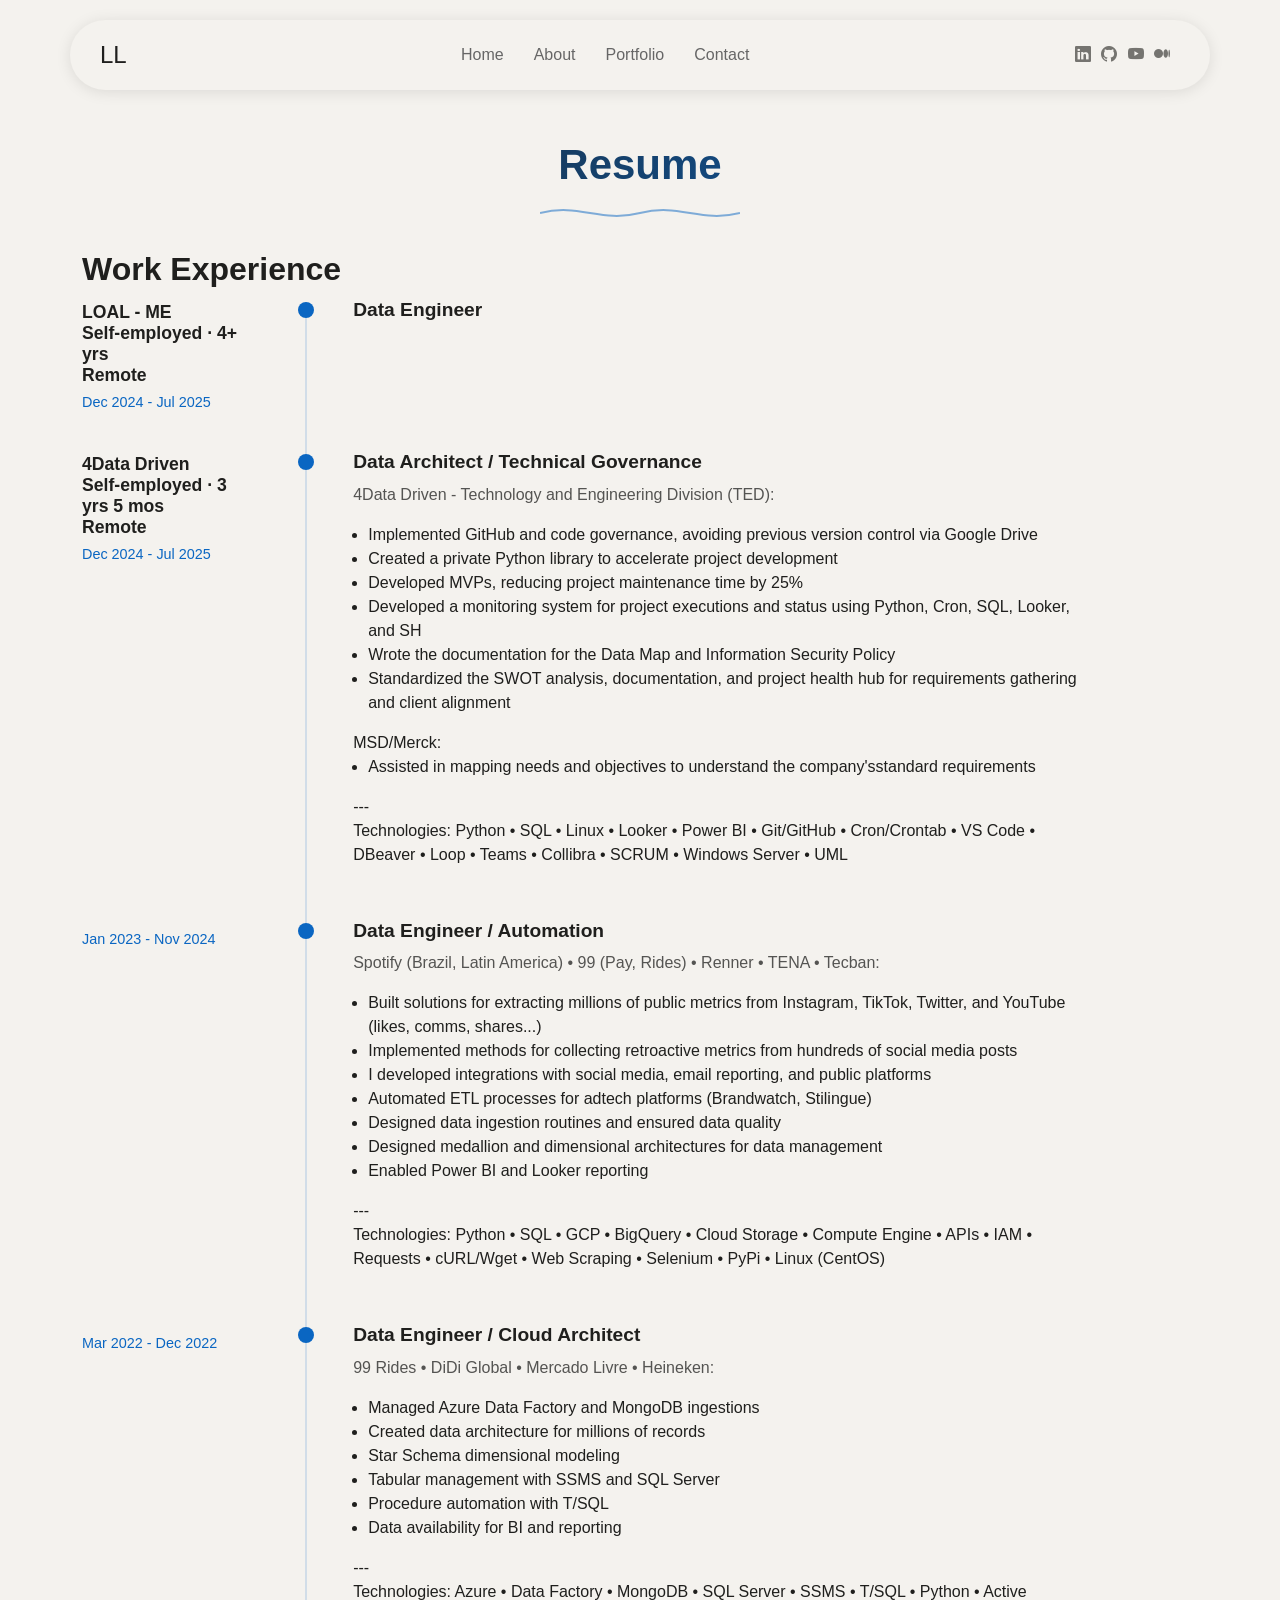
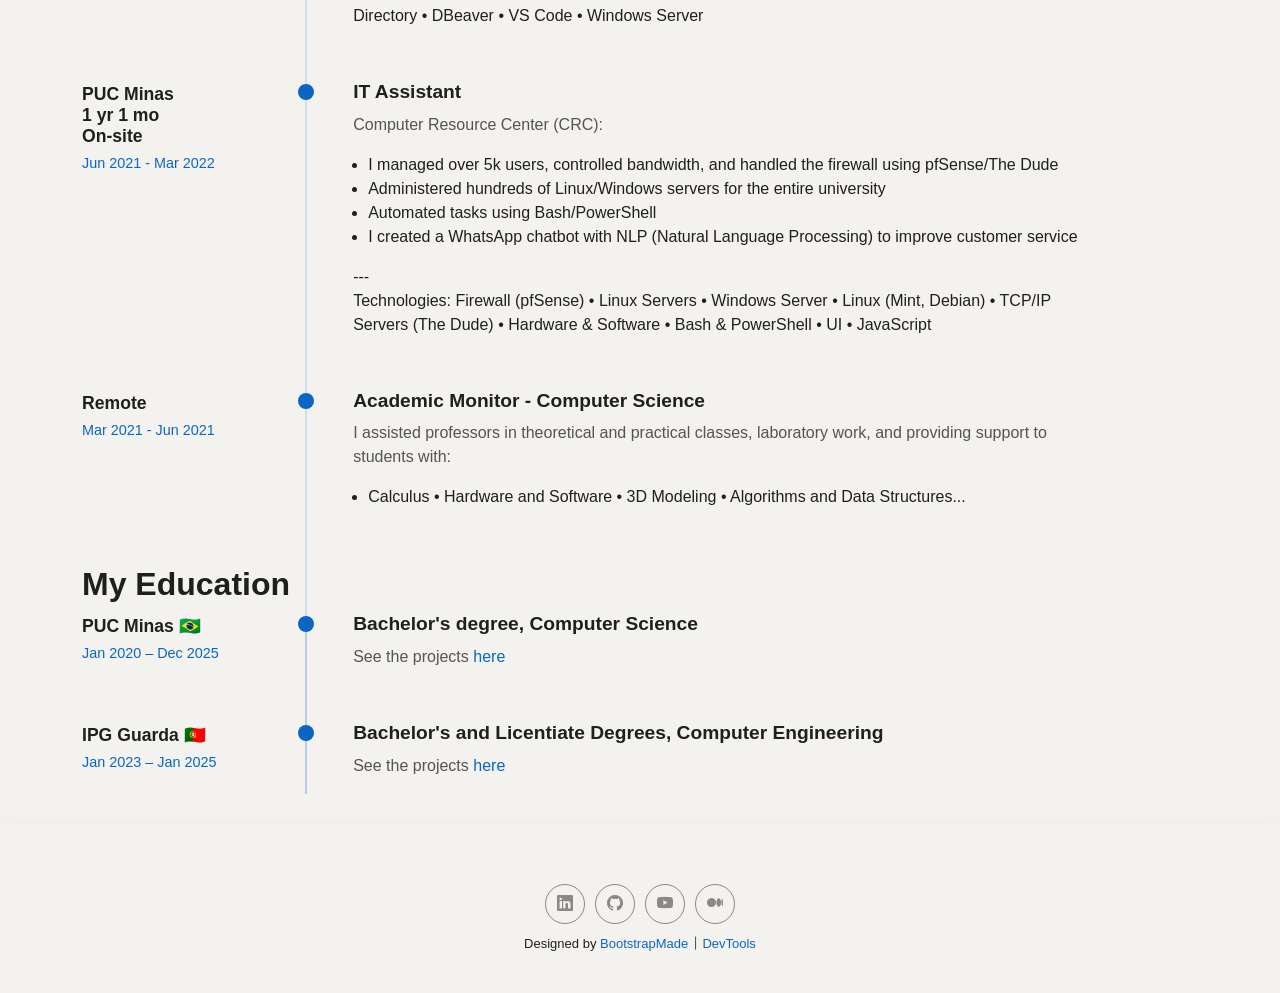
<file: .resume.html>
<!DOCTYPE html>
<html lang="en">

<head>
    <meta charset="utf-8">
    <meta content="width=device-width, initial-scale=1.0" name="viewport">
    <title>Resume | Lucas</title>
    <meta name="description" content="">
    <meta name="keywords" content="">

    <!-- Favicons -->
  <link href="https://avatars.githubusercontent.com/u/69632369?raw=true" rel="icon">
  <link href="https://avatars.githubusercontent.com/u/69632369?raw=true" rel="apple-touch-icon">

    <!-- Fonts -->
    <link href="https://fonts.googleapis.com" rel="preconnect">
    <link href="https://fonts.gstatic.com" rel="preconnect" crossorigin>
    <link
        href="https://fonts.googleapis.com/css2?family=Roboto:ital,wght@0,100;0,300;0,400;0,500;0,700;0,900;1,100;1,300;1,400;1,500;1,700;1,900&family=Noto+Sans:ital,wght@0,100;0,200;0,300;0,400;0,500;0,600;0,700;0,800;0,900;1,100;1,200;1,300;1,400;1,500;1,600;1,700;1,800;1,900&family=Questrial:wght@400&display=swap"
        rel="stylesheet">

    <!-- Vendor CSS Files -->
    <link href="assets/vendor/bootstrap/css/bootstrap.min.css" rel="stylesheet">
    <link href="assets/vendor/bootstrap-icons/bootstrap-icons.css" rel="stylesheet">
    <link href="assets/vendor/aos/aos.css" rel="stylesheet">
    <link href="assets/vendor/glightbox/css/glightbox.min.css" rel="stylesheet">
    <link href="assets/vendor/swiper/swiper-bundle.min.css" rel="stylesheet">

    <!-- Main CSS File -->
    <link href="assets/css/main.css" rel="stylesheet">
</head>

<body class="index-page">

    <header id="header" class="header d-flex align-items-center sticky-top">
        <div
            class="header-container container-fluid container-xl position-relative d-flex align-items-center justify-content-between">

            <a href="index.html" class="logo d-flex align-items-center me-auto me-xl-0">
                <!-- Uncomment the line below if you also wish to use an image logo -->
                <!-- <img src="assets/img/logo.webp" alt=""> -->
                <h1 class="sitename">LL</h1>
            </a>

            <nav id="navmenu" class="navmenu">
                <ul>
                    <li><a href="index.html">Home</a></li>
                    <li><a href="index.html#about">About</a></li>
                    <li><a href="index.html#portfolio">Portfolio</a></li>
                    <!-- <li><a href="index.html#services">Services</a></li> -->
                    <!-- <li><a href="resume.html" class="active">Resume</a></li> -->
                    <li><a href="index.html#contact">Contact</a></li>
                </ul>
                <i class="mobile-nav-toggle d-xl-none bi bi-list"></i>
            </nav>

            <div class="header-social-links">
                <a href="https://linkedin.com/in/lucasoal" class="linkedin" target="_blank"><i
                        class="bi bi-linkedin"></i></a>
                <a href="https://github.com/lucasoal" class="github" target="_blank"><i class="bi bi-github"></i></a>
                <a href="https://www.youtube.com/@lucas-oal" class="youtube" target="_blank"><i
                        class="bi bi-youtube"></i></a>
                <a href="https://lucasoal.medium.com/" class="medium" target="_blank"><i class="bi bi-medium"></i></a>
            </div>

        </div>
    </header>

    <main class="main">

        <!-- Resume Section -->
        <section id="resume" class="resume section">
            <!-- Section Title -->
            <div class="container section-title" data-aos="fade-up">
                <h2>Resume</h2>
                <div class="title-shape">
                    <svg viewBox="0 0 200 20" xmlns="http://www.w3.org/2000/svg">
                        <path d="M 0,10 C 40,0 60,20 100,10 C 140,0 160,20 200,10" fill="none" stroke="currentColor"
                            stroke-width="2"></path>
                    </svg>
                </div>
            </div><!-- End Section Title -->

            <div class="container" data-aos="fade-up" data-aos-delay="100">

                <div class="row">
                    <div class="col-12">
                        <div class="resume-wrapper">
                            <div class="resume-block" data-aos="fade-up">
                                <h2>Work Experience</h2>
                                <div class="timeline">

                                    <div class="timeline-item" data-aos="fade-up" data-aos-delay="200">
                                        <div class="timeline-left">
                                            <h4 class="company"><b>LOAL - ME</b><br>Self-employed · 4+ yrs<br> Remote
                                            </h4>
                                            <span class="period">Dec 2024 - Jul 2025</span>
                                        </div>
                                        <div class="timeline-dot"></div>
                                        <div class="timeline-right">
                                            <h3 class="position">Data Engineer</h3>
                                            <p class="description"></p>
                                        </div>
                                    </div>

                                    <div class="timeline-item" data-aos="fade-up" data-aos-delay="200">
                                        <div class="timeline-left">
                                            <h4 class="company"><b>4Data Driven</b><br>Self-employed · 3 yrs 5 mos <br>
                                                Remote</h4>
                                            <span class="period">Dec 2024 - Jul 2025</span>
                                        </div>
                                        <div class="timeline-dot"></div>
                                        <div class="timeline-right">
                                            <h3 class="position">Data Architect / Technical Governance</h3>
                                            <p class="description">
                                                4Data Driven - Technology and Engineering Division (TED):
                                            <ul>
                                                <li>Implemented GitHub and code governance, avoiding previous version
                                                    control via Google Drive</li>
                                                <li>Created a private Python library to accelerate project development
                                                </li>
                                                <li>Developed MVPs, reducing project maintenance time by 25%</li>
                                                <li>Developed a monitoring system for project executions and status
                                                    using Python, Cron, SQL, Looker, and SH</li>
                                                <li>Wrote the documentation for the Data Map and Information Security
                                                    Policy</li>
                                                <li>Standardized the SWOT analysis, documentation, and project health
                                                    hub for requirements gathering and client alignment</li>
                                            </ul>
                                            MSD/Merck:
                                            <ul>
                                                <li>Assisted in mapping needs and objectives to understand the
                                                    company'sstandard requirements</li>
                                            </ul>
                                            --- <br>
                                            Technologies: Python • SQL • Linux • Looker • Power BI • Git/GitHub •
                                            Cron/Crontab • VS Code • DBeaver • Loop • Teams • Collibra • SCRUM • Windows
                                            Server • UML
                                            </p>
                                        </div>
                                    </div>

                                    <div class="timeline-item" data-aos="fade-up" data-aos-delay="200">
                                        <div class="timeline-left">
                                            <h4 class="company"></h4>
                                            <span class="period">Jan 2023 - Nov 2024</span>
                                        </div>
                                        <div class="timeline-dot"></div>
                                        <div class="timeline-right">
                                            <h3 class="position">Data Engineer / Automation</h3>
                                            <p class="description">
                                                Spotify (Brazil, Latin America) • 99 (Pay, Rides) • Renner • TENA •
                                                Tecban:
                                            <ul>
                                                <li>Built solutions for extracting millions of public metrics from
                                                    Instagram, TikTok, Twitter, and YouTube (likes, comms, shares...)
                                                </li>
                                                <li>Implemented methods for collecting retroactive metrics from hundreds
                                                    of social media posts</li>
                                                <li>I developed integrations with social media, email reporting, and
                                                    public platforms</li>
                                                <li>Automated ETL processes for adtech platforms (Brandwatch, Stilingue)
                                                </li>
                                                <li>Designed data ingestion routines and ensured data quality</li>
                                                <li>Designed medallion and dimensional architectures for data management
                                                </li>
                                                <li>Enabled Power BI and Looker reporting</li>
                                            </ul>
                                            --- <br>
                                            Technologies: Python • SQL • GCP • BigQuery • Cloud Storage • Compute Engine
                                            • APIs • IAM • Requests • cURL/Wget • Web Scraping • Selenium • PyPi • Linux
                                            (CentOS)
                                            </p>
                                        </div>
                                    </div>

                                    <div class="timeline-item" data-aos="fade-up" data-aos-delay="200">
                                        <div class="timeline-left">
                                            <h4 class="company"></h4>
                                            <span class="period">Mar 2022 - Dec 2022</span>
                                        </div>
                                        <div class="timeline-dot"></div>
                                        <div class="timeline-right">
                                            <h3 class="position">Data Engineer / Cloud Architect</h3>
                                            <p class="description">
                                                99 Rides • DiDi Global • Mercado Livre • Heineken:
                                            <ul>
                                                <li>Managed Azure Data Factory and MongoDB ingestions</li>
                                                <li>Created data architecture for millions of records</li>
                                                <li>Star Schema dimensional modeling</li>
                                                <li>Tabular management with SSMS and SQL Server</li>
                                                <li>Procedure automation with T/SQL</li>
                                                <li>Data availability for BI and reporting</li>
                                            </ul>
                                            --- <br>
                                            Technologies: Azure • Data Factory • MongoDB • SQL Server • SSMS • T/SQL •
                                            Python • Active Directory • DBeaver • VS Code • Windows Server
                                            </p>
                                        </div>
                                    </div>

                                    <div class="timeline-item" data-aos="fade-up" data-aos-delay="200">
                                        <div class="timeline-left">
                                            <h4 class="company"><b>PUC Minas</b><br>1 yr 1 mo <br> On-site</h4>
                                            <span class="period">Jun 2021 - Mar 2022</span>
                                        </div>
                                        <div class="timeline-dot"></div>
                                        <div class="timeline-right">
                                            <h3 class="position">IT Assistant</h3>
                                            <p class="description">
                                                Computer Resource Center (CRC):
                                            <ul>
                                                <li>I managed over 5k users, controlled bandwidth, and handled the
                                                    firewall using pfSense/The Dude</li>
                                                <li>Administered hundreds of Linux/Windows servers for the entire
                                                    university</li>
                                                <li>Automated tasks using Bash/PowerShell</li>
                                                <li>I created a WhatsApp chatbot with NLP (Natural Language Processing)
                                                    to improve customer service</li>
                                            </ul>
                                            --- <br>
                                            Technologies: Firewall (pfSense) • Linux Servers • Windows Server • Linux
                                            (Mint, Debian) • TCP/IP Servers (The Dude) • Hardware & Software • Bash &
                                            PowerShell • UI • JavaScript
                                            </p>
                                        </div>
                                    </div>

                                    <div class="timeline-item" data-aos="fade-up" data-aos-delay="200">
                                        <div class="timeline-left">
                                            <h4 class="company">Remote</h4>
                                            <span class="period">Mar 2021 - Jun 2021</span>
                                        </div>
                                        <div class="timeline-dot"></div>
                                        <div class="timeline-right">
                                            <h3 class="position">Academic Monitor - Computer Science</h3>
                                            <p class="description">
                                                I assisted professors in theoretical and practical classes, laboratory
                                                work, and providing support to students with:
                                            <ul>
                                                <li>Calculus • Hardware and Software • 3D Modeling • Algorithms and Data
                                                    Structures...</li>
                                            </ul>
                                            </p>
                                        </div>
                                    </div>

                                    <div class="resume-block" data-aos="fade-up" data-aos-delay="100">
                                        <h2>My Education</h2>

                                        <div class="timeline">
                                            <div class="timeline-item" data-aos="fade-up" data-aos-delay="200">
                                                <div class="timeline-left">
                                                    <h4 class="company">PUC Minas 🇧🇷</h4>
                                                    <span class="period">Jan 2020 – Dec 2025</span>
                                                </div>
                                                <div class="timeline-dot"></div>
                                                <div class="timeline-right">
                                                    <h3 class="position">Bachelor's degree, Computer Science</h3>
                                                    <p class="description">See the projects <a target="_blank"
                                                            href="https://github.com/lucas-puc-pc-cc">here</a></p>
                                                </div>
                                            </div>

                                            <div class="timeline-item" data-aos="fade-up" data-aos-delay="300">
                                                <div class="timeline-left">
                                                    <h4 class="company">IPG Guarda 🇵🇹</h4>
                                                    <span class="period">Jan 2023 – Jan 2025</span>
                                                </div>
                                                <div class="timeline-dot"></div>
                                                <div class="timeline-right">
                                                    <h3 class="position">Bachelor's and Licentiate Degrees, Computer
                                                        Engineering</h3>
                                                    <p class="description">See the projects <a target="_blank"
                                                            href="https://github.com/lucas-ipg-ei">here</a></p>
                                                </div>
                                            </div>
                                        </div>
                                    </div>
                                </div>
                            </div>
                        </div>

                    </div>

        </section><!-- /Resume Section -->
    </main>

    <footer id="footer" class="footer">

        <div class="container">
            <div class="social-links d-flex justify-content-center">
                <a href="https://linkedin.com/in/lucasoal" target="_blank"><i class="bi bi-linkedin"></i></a>
                <a href="https://github.com/lucasoal" target="_blank"><i class="bi bi-github"></i></a>
                <a href="https://www.youtube.com/@lucas-oal" target="_blank"><i class="bi bi-youtube"></i></a>
                <a href="https://lucasoal.medium.com/" target="_blank"><i class="bi bi-medium"></i></a>
            </div>
            <div class="credits">
                <!-- All the links in the footer should remain intact. -->
                <!-- You can delete the links only if you've purchased the pro version. -->
                <!-- Licensing information: https://bootstrapmade.com/license/ -->
                <!-- Purchase the pro version with working PHP/AJAX contact form: [buy-url] -->
                Designed by <a href="https://bootstrapmade.com/">BootstrapMade</a> ⏐ <a
                    href="https://bootstrapmade.com/tools/">DevTools</a>
            </div>
        </div>

    </footer>

    <!-- Scroll Top -->
    <a href="#" id="scroll-top" class="scroll-top d-flex align-items-center justify-content-center"><i
            class="bi bi-arrow-up-short"></i></a>

    <!-- Vendor JS Files -->
    <script src="assets/vendor/bootstrap/js/bootstrap.bundle.min.js"></script>
    <script src="assets/vendor/php-email-form/validate.js"></script>
    <script src="assets/vendor/aos/aos.js"></script>
    <script src="assets/vendor/waypoints/noframework.waypoints.js"></script>
    <script src="assets/vendor/glightbox/js/glightbox.min.js"></script>
    <script src="assets/vendor/imagesloaded/imagesloaded.pkgd.min.js"></script>
    <script src="assets/vendor/isotope-layout/isotope.pkgd.min.js"></script>
    <script src="assets/vendor/swiper/swiper-bundle.min.js"></script>

    <!-- Main JS File -->
    <script src="assets/js/main.js"></script>

</body>

</html>
</file>
<file: assets/css/main.css>
/**
* Template Name: LL
* Template URL: https://bootstrapmade.com/easyfolio-bootstrap-portfolio-template/
* Updated: Feb 21 2025 with Bootstrap v5.3.3
* Author: BootstrapMade.com
* License: https://bootstrapmade.com/license/
*/

/*--------------------------------------------------------------
# Font & Color Variables
# Help: https://bootstrapmade.com/color-system/
--------------------------------------------------------------*/
/* Fonts */
:root {
  --default-font: "Helvetica", "Roboto", system-ui, -apple-system, "Segoe UI", Roboto, Arial, "Noto Sans", "Liberation Sans", sans-serif, "Apple Color Emoji", "Segoe UI Emoji", "Segoe UI Symbol", "Noto Color Emoji";
  --heading-font: "Helvetica", "Questrial", sans-serif;
  --nav-font: "Helvetica", "Noto Sans", sans-serif;
}

/* Global Colors - The following color variables are used throughout the website. Updating them here will change the color scheme of the entire website */
:root {
  --background-color: #F4F2EE;
  /* Background color for the entire website, including individual sections */
  --default-color: #1f1f1d;
  /* Default color used for the majority of the text content across the entire website */
  --heading-color: #1f1f1d;
  /* Color for headings, subheadings and title throughout the website */
  --accent-color: #0A66C2;
  --accent-color2:#F4F2EE;
  /* Accent color that represents your brand on the website. It's used for buttons, links, and other elements that need to stand out */
  --surface-color: #fcfeff;
  /* The surface color is used as a background of boxed elements within sections, such as cards, icon boxes, or other elements that require a visual separation from the global background. */
  --contrast-color: #F4F2EE;
  /* Contrast color for text, ensuring readability against backgrounds of accent, heading, or default colors. */
}

/* Nav Menu Colors - The following color variables are used specifically for the navigation menu. They are separate from the global colors to allow for more customization options */
:root {
  --nav-color: #666666;
  /* The default color of the main navmenu links */
  --nav-hover-color: #000000;
  /* Applied to main navmenu links when they are hovered over or active */
  --nav-mobile-background-color: #1B1F23;
  /* Used as the background color for mobile navigation menu */
  --nav-dropdown-background-color: #1B1F23;
  /* Used as the background color for dropdown items that appear when hovering over primary navigation items */
  --nav-dropdown-color: #F4F2EE;
  /* Used for navigation links of the dropdown items in the navigation menu. */
  --nav-dropdown-hover-color: #0A66C2;
  /* Similar to --nav-hover-color, this color is applied to dropdown navigation links when they are hovered over. */
}

/* Color Presets - These classes override global colors when applied to any section or element, providing reuse of the sam color scheme. */

.light-background {
  --background-color: #ffffff;
  --surface-color: #DDE7F1;
}

.dark-background {
  --background-color: #000000;
  --default-color: #e2e2e0;
  --heading-color: #ffffff;
  --accent-color: #0A66C2;
  --surface-color: #1B1F23;
  --contrast-color: #000000;
}

/* Smooth scroll */
:root {
  scroll-behavior: smooth;
}

/*--------------------------------------------------------------
# General Styling & Shared Classes
--------------------------------------------------------------*/
body {
  color: var(--default-color);
  background-color: var(--background-color);
  font-family: var(--default-font);
}

a {
  color: var(--accent-color);
  text-decoration: none;
  transition: 0.3s;
}

a:hover {
  color: color-mix(in srgb, var(--accent-color), transparent 25%);
  text-decoration: none;
}

h1,
h2,
h3,
h4,
h5,
h6 {
  color: var(--heading-color);
  font-family: var(--heading-font);
}

/* PHP Email Form Messages
------------------------------*/
.php-email-form .error-message {
  display: none;
  background: #df1529;
  color: #ffffff;
  text-align: left;
  padding: 15px;
  margin-bottom: 24px;
  font-weight: 600;
}

.php-email-form .sent-message {
  display: none;
  color: #ffffff;
  background: #059652;
  text-align: center;
  padding: 15px;
  margin-bottom: 24px;
  font-weight: 600;
}

.php-email-form .loading {
  display: none;
  background: var(--surface-color);
  text-align: center;
  padding: 15px;
  margin-bottom: 24px;
}

.php-email-form .loading:before {
  content: "";
  display: inline-block;
  border-radius: 50%;
  width: 24px;
  height: 24px;
  margin: 0 10px -6px 0;
  border: 3px solid var(--accent-color);
  border-top-color: var(--surface-color);
  animation: php-email-form-loading 1s linear infinite;
}

@keyframes php-email-form-loading {
  0% {
    transform: rotate(0deg);
  }

  100% {
    transform: rotate(360deg);
  }
}

/*--------------------------------------------------------------
# Global Header
--------------------------------------------------------------*/
.header {
  color: var(--default-color);
  background-color: var(--background-color);
  padding: 20px 0;
  transition: all 0.5s;
  z-index: 997;
}

.header .header-container {
  background: var(--accent-color2);
  border-radius: 50px;
  padding: 5px 25px;
  box-shadow: 0px 2px 15px rgba(0, 0, 0, 0.1);
}

.header .logo {
  line-height: 1;
}

.header .logo img {
  max-height: 36px;
  margin-right: 8px;
}

.header .logo h1 {
  font-size: 24px;
  margin: 0;
  padding-left: 5px;
  font-weight: 500;
  color: var(--heading-color);
}

.header .header-social-links {
  padding-right: 15px;
}

.header .header-social-links a {
  color: color-mix(in srgb, var(--default-color), transparent 40%);
  padding-left: 6px;
  display: inline-block;
  transition: 0.3s;
  font-size: 16px;
}

.header .header-social-links a:hover {
  color: var(--accent-color);
}

.header .header-social-links a i {
  line-height: 0px;
}

@media (max-width: 1200px) {
  .header {
    padding-top: 10px;
  }

  .header .header-container {
    margin-left: 10px;
    margin-right: 10px;
    padding: 10px 5px 10px 15px;
  }

  .header .logo {
    order: 1;
  }

  .header .header-social-links {
    order: 2;
  }

  .header .navmenu {
    order: 3;
  }
}

/*--------------------------------------------------------------
# Navigation Menu
--------------------------------------------------------------*/
/* Navmenu - Desktop */
@media (min-width: 1200px) {
  .navmenu {
    padding: 0;
  }

  .navmenu ul {
    margin: 0;
    padding: 0;
    display: flex;
    list-style: none;
    align-items: center;
  }

  .navmenu li {
    position: relative;
  }

  .navmenu a,
  .navmenu a:focus {
    color: var(--nav-color);
    padding: 18px 15px;
    font-size: 16px;
    font-family: var(--nav-font);
    /* font-weight: bold; */
    display: flex;
    align-items: center;
    justify-content: space-between;
    white-space: nowrap;
    transition: 0.3s;
  }

  .navmenu a i,
  .navmenu a:focus i {
    font-size: 12px;
    line-height: 0;
    margin-left: 5px;
    transition: 0.3s;
  }

  .navmenu li:last-child a {
    padding-right: 0;
  }

  .navmenu li:hover>a,
  .navmenu .active,
  .navmenu .active:focus {
    color: var(--nav-hover-color);
  }

  .navmenu .dropdown ul {
    margin: 0;
    padding: 10px 0;
    background: var(--nav-dropdown-background-color);
    display: block;
    position: absolute;
    visibility: hidden;
    left: 14px;
    top: 130%;
    opacity: 0;
    transition: 0.3s;
    border-radius: 4px;
    z-index: 99;
    box-shadow: 0px 0px 30px rgba(0, 0, 0, 0.1);
  }

  .navmenu .dropdown ul li {
    min-width: 200px;
  }

  .navmenu .dropdown ul a {
    padding: 10px 20px;
    font-size: 15px;
    text-transform: none;
    color: var(--nav-dropdown-color);
  }

  .navmenu .dropdown ul a i {
    font-size: 12px;
  }

  .navmenu .dropdown ul a:hover,
  .navmenu .dropdown ul .active:hover,
  .navmenu .dropdown ul li:hover>a {
    color: var(--nav-dropdown-hover-color);
  }

  .navmenu .dropdown:hover>ul {
    opacity: 1;
    top: 100%;
    visibility: visible;
  }

  .navmenu .dropdown .dropdown ul {
    top: 0;
    left: -90%;
    visibility: hidden;
  }

  .navmenu .dropdown .dropdown:hover>ul {
    opacity: 1;
    top: 0;
    left: -100%;
    visibility: visible;
  }
}

/* Navmenu - Mobile */
@media (max-width: 1199px) {
  .mobile-nav-toggle {
    color: var(--nav-color);
    font-size: 28px;
    line-height: 0;
    margin-right: 10px;
    cursor: pointer;
    transition: color 0.3s;
  }

  .navmenu {
    padding: 0;
    z-index: 9997;
  }

  .navmenu ul {
    display: none;
    list-style: none;
    position: absolute;
    inset: 60px 20px 20px 20px;
    padding: 10px 0;
    margin: 0;
    border-radius: 6px;
    background-color: var(--nav-mobile-background-color);
    overflow-y: auto;
    transition: 0.3s;
    z-index: 9998;
    box-shadow: 0px 0px 30px rgba(0, 0, 0, 0.1);
  }

  .navmenu a,
  .navmenu a:focus {
    color: var(--nav-dropdown-color);
    padding: 10px 20px;
    font-family: var(--nav-font);
    font-size: 17px;
    font-weight: 500;
    display: flex;
    align-items: center;
    justify-content: space-between;
    white-space: nowrap;
    transition: 0.3s;
  }

  .navmenu a i,
  .navmenu a:focus i {
    font-size: 12px;
    line-height: 0;
    margin-left: 5px;
    width: 30px;
    height: 30px;
    display: flex;
    align-items: center;
    justify-content: center;
    border-radius: 50%;
    transition: 0.3s;
    background-color: color-mix(in srgb, var(--accent-color), transparent 90%);
  }

  .navmenu a i:hover,
  .navmenu a:focus i:hover {
    background-color: var(--accent-color);
    color: var(--contrast-color);
  }

  .navmenu a:hover,
  .navmenu .active,
  .navmenu .active:focus {
    color: var(--nav-dropdown-hover-color);
  }

  .navmenu .active i,
  .navmenu .active:focus i {
    background-color: var(--accent-color);
    color: var(--contrast-color);
    transform: rotate(180deg);
  }

  .navmenu .dropdown ul {
    position: static;
    display: none;
    z-index: 99;
    padding: 10px 0;
    margin: 10px 20px;
    background-color: var(--nav-dropdown-background-color);
    border: 1px solid color-mix(in srgb, var(--default-color), transparent 90%);
    box-shadow: none;
    transition: all 0.5s ease-in-out;
  }

  .navmenu .dropdown ul ul {
    background-color: rgba(33, 37, 41, 0.1);
  }

  .navmenu .dropdown>.dropdown-active {
    display: block;
    background-color: rgba(33, 37, 41, 0.03);
  }

  .mobile-nav-active {
    overflow: hidden;
  }

  .mobile-nav-active .mobile-nav-toggle {
    color: #fff;
    position: absolute;
    font-size: 32px;
    top: 15px;
    right: 15px;
    margin-right: 0;
    z-index: 9999;
  }

  .mobile-nav-active .navmenu {
    position: fixed;
    overflow: hidden;
    inset: 0;
    background: rgba(33, 37, 41, 0.8);
    transition: 0.3s;
  }

  .mobile-nav-active .navmenu>ul {
    display: block;
  }
}

/*--------------------------------------------------------------
# Global Footer
--------------------------------------------------------------*/
.footer {
  color: var(--default-color);
  background-color: var(--background-color);
  font-size: 14px;
  padding: 40px 0;
  position: relative;
  box-shadow: 0 5px 25px rgba(0, 0, 0, 0.05);
}

.footer .copyright p {
  margin-bottom: 0;
}

.footer .social-links {
  margin-top: 20px;
}

.footer .social-links a {
  display: flex;
  align-items: center;
  justify-content: center;
  width: 40px;
  height: 40px;
  border-radius: 50%;
  border: 1px solid color-mix(in srgb, var(--default-color), transparent 50%);
  font-size: 16px;
  color: color-mix(in srgb, var(--default-color), transparent 50%);
  margin: 0 5px;
  transition: 0.3s;
}

.footer .social-links a:hover {
  color: var(--accent-color);
  border-color: var(--accent-color);
}

.footer .credits {
  margin-top: 10px;
  font-size: 13px;
  text-align: center;
}

/*--------------------------------------------------------------
# Scroll Top Button
--------------------------------------------------------------*/
.scroll-top {
  position: fixed;
  visibility: hidden;
  opacity: 0;
  right: 15px;
  bottom: -15px;
  z-index: 99999;
  background-color: var(--accent-color);
  width: 44px;
  height: 44px;
  border-radius: 50px;
  transition: all 0.4s;
}

.scroll-top i {
  font-size: 24px;
  color: var(--contrast-color);
  line-height: 0;
}

.scroll-top:hover {
  background-color: color-mix(in srgb, var(--accent-color), transparent 20%);
  color: var(--contrast-color);
}

.scroll-top.active {
  visibility: visible;
  opacity: 1;
  bottom: 15px;
}

/*--------------------------------------------------------------
# Disable aos animation delay on mobile devices
--------------------------------------------------------------*/
@media screen and (max-width: 768px) {
  [data-aos-delay] {
    transition-delay: 0 !important;
  }
}

/*--------------------------------------------------------------
# Global Page Titles & Breadcrumbs
--------------------------------------------------------------*/
.page-title {
  text-align: center;
  padding: 20px 0;
}

.page-title .breadcrumbs {
  margin-bottom: 1.5rem;
}

.page-title .breadcrumbs .breadcrumb {
  justify-content: center;
  margin: 0;
  padding: 0;
  background: none;
}

.page-title .breadcrumbs .breadcrumb .breadcrumb-item {
  font-size: 0.9rem;
  color: color-mix(in srgb, var(--default-color), transparent 30%);
}

.page-title .breadcrumbs .breadcrumb .breadcrumb-item.active {
  color: var(--accent-color);
}

.page-title .breadcrumbs .breadcrumb .breadcrumb-item a {
  color: inherit;
  text-decoration: none;
  transition: color 0.3s ease;
}

.page-title .breadcrumbs .breadcrumb .breadcrumb-item a:hover {
  color: var(--accent-color);
}

.page-title .breadcrumbs .breadcrumb .breadcrumb-item a i {
  font-size: 0.9rem;
  margin-right: 0.2rem;
}

.page-title .breadcrumbs .breadcrumb .breadcrumb-item+.breadcrumb-item::before {
  color: color-mix(in srgb, var(--default-color), transparent 50%);
}

.page-title .title-wrapper {
  max-width: 800px;
  margin: 0 auto;
  padding: 1rem 0;
}

.page-title .title-wrapper h1 {
  font-size: 2.5rem;
  margin-bottom: 1rem;
  font-weight: 700;
  color: var(--heading-color);
}

.page-title .title-wrapper p {
  font-size: 1.1rem;
  color: color-mix(in srgb, var(--default-color), transparent 20%);
  margin: 0;
  line-height: 1.6;
}

@media (max-width: 768px) {
  .page-title .title-wrapper h1 {
    font-size: 2rem;
  }

  .page-title .title-wrapper p {
    font-size: 1rem;
  }
}

@media (max-width: 576px) {
  .page-title .title-wrapper h1 {
    font-size: 1.75rem;
  }
}

/*--------------------------------------------------------------
# Global Sections
--------------------------------------------------------------*/
section,
.section {
  color: var(--default-color);
  background-color: var(--background-color);
  padding: 30px 0;
  scroll-margin-top: 90px;
  overflow: clip;
}

@media (max-width: 1199px) {

  section,
  .section {
    scroll-margin-top: 66px;
  }
}

/*--------------------------------------------------------------
# Global Section Titles
--------------------------------------------------------------*/
.section-title {
  text-align: center;
  padding-bottom: 30px;
  position: relative;
}

.section-title h2 {
  font-size: 42px;
  font-weight: 700;
  margin-bottom: 10px;
  background: linear-gradient(120deg, var(--heading-color), var(--accent-color));
  -webkit-background-clip: text;
  -webkit-text-fill-color: transparent;
  background-clip: text;
  position: relative;
}

.section-title .title-shape {
  width: 200px;
  height: 20px;
  margin: 0 auto;
  color: var(--accent-color);
  opacity: 0.5;
}

.section-title .title-shape svg {
  width: 100%;
  height: 100%;
}

.section-title p {
  margin: 15px auto 0;
  font-size: 16px;
  max-width: 700px;
  color: color-mix(in srgb, var(--default-color), transparent 25%);
  line-height: 1.8;
}

@media (max-width: 768px) {
  .section-title h2 {
    font-size: 32px;
  }

  .section-title .subtitle-wrapper .subtitle {
    font-size: 13px;
  }
}

/*--------------------------------------------------------------
# Hero Section
--------------------------------------------------------------*/
.hero {
  padding: 30px 0;
  position: relative;
  overflow: hidden;
}

.hero .content h2 {
  font-size: 3.5rem;
  font-weight: 700;
  line-height: 1.2;
  margin-bottom: 1.5rem;
}

@media (max-width: 991px) {
  .hero .content h2 {
    font-size: 2.5rem;
  }
}

.hero .content .lead {
  font-size: 1.25rem;
  margin-bottom: 2rem;
  color: color-mix(in srgb, var(--default-color), transparent 20%);
}

.hero .cta-buttons {
  display: flex;
  gap: 1rem;
  margin-bottom: 3rem;
}

@media (max-width: 576px) {
  .hero .cta-buttons {
    flex-direction: column;
  }
}

.hero .cta-buttons .btn {
  padding: 0.8rem 2rem;
  font-size: 1rem;
  font-weight: 500;
  border-radius: 50px;
  transition: all 0.3s ease;
}

.hero .cta-buttons .btn.btn-primary {
  background-color: var(--accent-color);
  border-color: var(--accent-color);
  color: var(--contrast-color);
}

.hero .cta-buttons .btn.btn-primary:hover {
  background-color: color-mix(in srgb, var(--accent-color), transparent 15%);
  border-color: color-mix(in srgb, var(--accent-color), transparent 15%);
  transform: translateY(-2px);
}

.hero .cta-buttons .btn.btn-outline {
  border: 2px solid color-mix(in srgb, var(--accent-color), transparent 70%);
  color: var(--accent-color);
  background: transparent;
}

.hero .cta-buttons .btn.btn-outline:hover {
  background-color: var(--accent-color);
  color: var(--contrast-color);
  transform: translateY(-2px);
}

.hero .hero-stats {
  display: flex;
  gap: 3rem;
  margin-top: 2rem;
}

@media (max-width: 576px) {
  .hero .hero-stats {
    flex-direction: column;
    gap: 1.5rem;
  }
}

.hero .hero-stats .stat-item .stat-number {
  display: block;
  font-size: 2.5rem;
  font-weight: 700;
  color: var(--heading-color);
  line-height: 1;
}

.hero .hero-stats .stat-item .stat-label {
  font-size: 0.9rem;
  color: color-mix(in srgb, var(--default-color), transparent 30%);
  margin-top: 0.5rem;
  display: block;
}

.hero .hero-image {
  position: relative;
  padding: 2rem;
}

.hero .hero-image img {
  position: relative;
  z-index: 2;
}

.hero .hero-image .shape-1,
.hero .hero-image .shape-2 {
  position: absolute;
  border-radius: 30% 70% 70% 30%/30% 30% 70% 70%;
  z-index: 1;
}

.hero .hero-image .shape-1 {
  width: 300px;
  height: 300px;
  background-color: color-mix(in srgb, var(--accent-color), transparent 85%);
  top: -20px;
  right: -20px;
  animation: morphShape 15s linear infinite;
}

.hero .hero-image .shape-2 {
  width: 200px;
  height: 200px;
  background-color: color-mix(in srgb, var(--heading-color), transparent 90%);
  bottom: -20px;
  left: -20px;
  animation: morphShape 20s linear infinite reverse;
}

@media (max-width: 991px) {
  .hero {
    text-align: center;
    padding: 30px 0;
  }

  .hero .cta-buttons {
    justify-content: center;
  }

  .hero .hero-stats {
    justify-content: center;
  }

  .hero .hero-image {
    margin-top: 3rem;
  }
}

@keyframes morphShape {
  0% {
    border-radius: 30% 70% 70% 30%/30% 30% 70% 70%;
  }

  25% {
    border-radius: 58% 42% 75% 25%/76% 46% 54% 24%;
  }

  50% {
    border-radius: 50% 50% 33% 67%/55% 27% 73% 45%;
  }

  75% {
    border-radius: 33% 67% 58% 42%/63% 68% 32% 37%;
  }

  100% {
    border-radius: 30% 70% 70% 30%/30% 30% 70% 70%;
  }
}

/*--------------------------------------------------------------
# About Section
--------------------------------------------------------------*/
.about .about-image {
  position: relative;
}

.about .about-image img {
  box-shadow: 0 0 30px rgba(0, 0, 0, 0.1);
}

.about .about-content {
  padding-left: 2rem;
}

@media (max-width: 991.98px) {
  .about .about-content {
    padding-left: 0;
    margin-top: 3rem;
  }
}

.about .about-content .subtitle {
  font-size: 0.875rem;
  font-weight: 600;
  letter-spacing: 2px;
  color: var(--accent-color);
  margin-bottom: 1rem;
  display: block;
}

.about .about-content h2 {
  font-size: 2rem;
  font-weight: 700;
  margin-bottom: 1.5rem;
}

.about .about-content .lead {
  font-size: 1.1rem;
  color: color-mix(in srgb, var(--default-color), transparent 25%);
}

.about .personal-info {
  margin-top: 2rem;
  padding: 2rem;
  background-color: var(--surface-color);
  border-radius: 1rem;
  box-shadow: 0 0 30px rgba(0, 0, 0, 0.05);
}

.about .personal-info .info-item {
  display: flex;
  flex-direction: column;
  gap: 0.5rem;
}

.about .personal-info .info-item .label {
  font-size: 0.875rem;
  color: color-mix(in srgb, var(--default-color), transparent 40%);
}

.about .personal-info .info-item .value {
  font-weight: 600;
  color: var(--heading-color);
}

.about .signature {
  display: flex;
  align-items: center;
  gap: 1.5rem;
}

.about .signature .signature-image {
  max-width: 150px;
}

.about .signature .signature-info h4 {
  font-size: 1.25rem;
  margin-bottom: 0.25rem;
}

.about .signature .signature-info p {
  font-size: 0.875rem;
  color: color-mix(in srgb, var(--default-color), transparent 40%);
  margin: 0;
}

/*--------------------------------------------------------------
# Skills Section
--------------------------------------------------------------*/
.skills .skill-box {
  background-color: var(--surface-color);
  padding: 2rem;
  border-radius: 8px;
  box-shadow: 0 0 20px rgba(0, 0, 0, 0.05);
}

.skills .skill-box h3 {
  font-size: 1.2rem;
  margin-bottom: 1rem;
  font-weight: 600;
}

.skills .skill-box p {
  font-size: 0.9rem;
  margin-bottom: 0.8rem;
  opacity: 0.6;
}

.skills .skill-box .progress {
  background-color: color-mix(in srgb, var(--accent-color), transparent 85%);
  border-radius: 50px;
  height: 8px;
  margin-top: 5px;
  overflow: hidden;
}

.skills .skill-box .progress .progress-bar {
  background-color: var(--accent-color);
  height: 100%;
  position: relative;
  border-radius: 50px;
  transition: 0.9s;
  width: 1px;
}

/*--------------------------------------------------------------
# Resume Section
--------------------------------------------------------------*/
.resume .resume-wrapper .resume-block {
  margin-bottom: 3rem;
}

.resume .resume-wrapper .resume-block:last-child {
  margin-bottom: 0;
}

.resume .resume-wrapper .resume-block h2 {
  font-size: 2rem;
  margin-bottom: 0.8rem;
  font-weight: 700;
}

.resume .resume-wrapper .resume-block h2 span {
  color: var(--accent-color);
}

.resume .resume-wrapper .resume-block .lead {
  color: color-mix(in srgb, var(--default-color), transparent 25%);
  margin-bottom: 3rem;
}

.resume .resume-wrapper .timeline {
  position: relative;
}

.resume .resume-wrapper .timeline::before {
  content: "";
  position: absolute;
  left: 20%;
  top: 0;
  height: 100%;
  width: 2px;
  background-color: color-mix(in srgb, var(--accent-color), transparent 85%);
}

.resume .resume-wrapper .timeline .timeline-item {
  display: flex;
  align-items: flex-start;
  margin-bottom: 2.5rem;
  position: relative;
}

.resume .resume-wrapper .timeline .timeline-item:last-child {
  margin-bottom: 0;
}

.resume .resume-wrapper .timeline .timeline-item .timeline-left {
  width: 20%;
  padding-right: 3rem;
}

.resume .resume-wrapper .timeline .timeline-item .timeline-left .company {
  color: var(--heading-color);
  font-weight: 600;
  font-size: 1.1rem;
  margin-bottom: 0.25rem;
}

.resume .resume-wrapper .timeline .timeline-item .timeline-left .period {
  color: var(--accent-color);
  font-size: 0.9rem;
}

.resume .resume-wrapper .timeline .timeline-item .timeline-dot {
  position: absolute;
  left: calc(20% + 1px);
  transform: translateX(-50%);
  width: 1rem;
  height: 1rem;
  background-color: var(--accent-color);
  border-radius: 50%;
}

.resume .resume-wrapper .timeline .timeline-item .timeline-right {
  width: 70%;
  padding-left: 3rem;
  margin-top: -4px;
}

.resume .resume-wrapper .timeline .timeline-item .timeline-right .position {
  color: var(--heading-color);
  font-size: 1.2rem;
  margin-bottom: 0.6rem;
  font-weight: 600;
}

.resume .resume-wrapper .timeline .timeline-item .timeline-right .description {
  color: color-mix(in srgb, var(--default-color), transparent 25%);
}

.resume .resume-wrapper .timeline .timeline-item .timeline-right ul {
  padding-left: 15px;
}

.resume .resume-wrapper .timeline .timeline-item .timeline-right ul li {
  padding-bottom: 0px;
}

@media (max-width: 992px) {
  .resume .resume-wrapper .resume-block h2 {
    font-size: 2rem;
  }

  .resume .resume-wrapper .timeline::before {
    left: 1rem;
  }

  .resume .resume-wrapper .timeline .timeline-item {
    flex-direction: column;
    margin-bottom: 20px;
  }

  .resume .resume-wrapper .timeline .timeline-item .timeline-left {
    width: 100%;
    text-align: left;
    padding-right: 0;
    padding-left: 2.5rem;
    margin-bottom: 1.6rem;
    margin-top: -4px;
  }

  .resume .resume-wrapper .timeline .timeline-item .timeline-dot {
    left: calc(1rem + 1px);
  }

  .resume .resume-wrapper .timeline .timeline-item .timeline-right {
    width: 100%;
    padding-left: 2.5rem;
  }
}

/*--------------------------------------------------------------
# Portfolio Section
--------------------------------------------------------------*/
.portfolio .portfolio-filters-container {
  margin-bottom: 40px;
}

.portfolio .portfolio-filters {
  display: flex;
  justify-content: center;
  gap: 15px;
  flex-wrap: wrap;
  padding: 0;
  margin: 0;
  list-style: none;
}

.portfolio .portfolio-filters li {
  font-size: 15px;
  font-weight: 500;
  padding: 8px 20px;
  cursor: pointer;
  border-radius: 30px;
  border: 2px solid color-mix(in srgb, var(--accent-color), transparent 70%);
  color: var(--accent-color);
  transition: all 0.3s ease-in-out;
}

.portfolio .portfolio-filters li:hover {
  background-color: var(--accent-color);
  color: var(--contrast-color);
  transform: translateY(-5px);
}

.portfolio .portfolio-filters li.filter-active {
  background-color: var(--accent-color);
  color: var(--contrast-color);
}

.portfolio .portfolio-card {
  background-color: var(--accent-color2);
  border-radius: 15px;
  overflow: hidden;
  box-shadow: 0 5px 25px rgba(0, 0, 0, 0.05);
  transition: all 0.3s ease-in-out;
}

.portfolio .portfolio-card:hover {
  transform: translateY(-10px);
  box-shadow: 0 8px 35px rgba(0, 0, 0, 0.1);
}

.portfolio .portfolio-card:hover .portfolio-overlay {
  opacity: 1;
  visibility: visible;
}

.portfolio .portfolio-card:hover .portfolio-overlay .portfolio-actions {
  transform: translateY(0);
}

.portfolio .portfolio-card .portfolio-image {
  position: relative;
  overflow: hidden;
  aspect-ratio: 16/9;
}

.portfolio .portfolio-card .portfolio-image img {
  width: 100%;
  height: 100%;
  object-fit: cover;
  transition: transform 0.6s ease-in-out;
}

.portfolio .portfolio-card .portfolio-overlay {
  position: absolute;
  top: 0;
  left: 0;
  width: 100%;
  height: 100%;
  background: linear-gradient(to top, rgba(0, 0, 0, 0.7), transparent);
  opacity: 0;
  visibility: hidden;
  transition: all 0.4s ease-in-out;
  display: flex;
  align-items: flex-end;
  padding: 20px;
}

.portfolio .portfolio-card .portfolio-overlay .portfolio-actions {
  transform: translateY(20px);
  transition: all 0.4s ease-in-out;
  display: flex;
  gap: 15px;
}

.portfolio .portfolio-card .portfolio-overlay .portfolio-actions a {
  width: 45px;
  height: 45px;
  background-color: var(--surface-color);
  border-radius: 50%;
  display: flex;
  align-items: center;
  justify-content: center;
  color: var(--accent-color);
  font-size: 20px;
  transition: all 0.3s ease;
}

.portfolio .portfolio-card .portfolio-overlay .portfolio-actions a:hover {
  background-color: var(--accent-color);
  color: var(--contrast-color);
  transform: scale(1.1);
}

.portfolio .portfolio-card .portfolio-content {
  padding: 25px;
}

.portfolio .portfolio-card .portfolio-content .category {
  font-size: 14px;
  color: var(--accent-color);
  text-transform: uppercase;
  letter-spacing: 1px;
  font-weight: 500;
  display: block;
  margin-bottom: 10px;
}

.portfolio .portfolio-card .portfolio-content h3 {
  font-size: 20px;
  margin: 0 0 15px;
  font-weight: 600;
  transition: color 0.3s ease;
}

.portfolio .portfolio-card .portfolio-content h3:hover {
  color: var(--accent-color);
}

.portfolio .portfolio-card .portfolio-content p {
  font-size: 15px;
  color: color-mix(in srgb, var(--default-color), transparent 30%);
  margin: 0;
  line-height: 1.6;
}

@media (max-width: 768px) {
  .portfolio .portfolio-filters li {
    font-size: 14px;
    padding: 6px 15px;
  }

  .portfolio .portfolio-card .portfolio-content {
    padding: 20px;
  }

  .portfolio .portfolio-card .portfolio-content h3 {
    font-size: 18px;
  }

  .portfolio .portfolio-card .portfolio-content p {
    font-size: 14px;
  }
}

/*--------------------------------------------------------------
# Testimonials Section
--------------------------------------------------------------*/
.testimonials .testimonials-slider {
  width: 100%;
  position: relative;
  padding-bottom: 30px;
}

.testimonials .swiper-wrapper {
  height: auto;
}

.testimonials .testimonial-item {
  background-color: var(--surface-color);
  padding: 40px;
  border-radius: 20px;
}

@media (max-width: 575px) {
  .testimonials .testimonial-item {
    padding: 20px;
  }
}

.testimonials .testimonial-item h2 {
  font-size: 24px;
  font-weight: 600;
  margin-bottom: 20px;
}

.testimonials .testimonial-item p {
  font-size: 16px;
  line-height: 1.8;
  margin-bottom: 30px;
  font-style: italic;
}

.testimonials .testimonial-item .profile {
  gap: 15px;
}

.testimonials .testimonial-item .profile .profile-img {
  width: 30px;
  height: 30px;
  border-radius: 50%;
  object-fit: cover;
}

.testimonials .testimonial-item .profile .profile-info h3 {
  font-size: 18px;
  margin: 0;
  font-weight: 600;
}

.testimonials .testimonial-item .profile .profile-info span {
  font-size: 14px;
  color: color-mix(in srgb, var(--default-color) 70%, transparent);
}

.testimonials .testimonial-item .featured-img-wrapper {
  min-height: 400px;
  position: relative;
  overflow: hidden;
  border-radius: 16px;
}

.testimonials .testimonial-item .featured-img {
  width: 100%;
  height: 100%;
  object-fit: cover;
  position: absolute;
  top: 0;
  left: 0;
}

.testimonials .swiper-navigation {
  position: absolute;
  bottom: 0;
  gap: 10px;
}

.testimonials .swiper-button-prev,
.testimonials .swiper-button-next {
  position: relative;
  left: auto;
  right: auto;
  top: auto;
  margin: 0;
  width: 44px;
  height: 44px;
  background-color: var(--surface-color);
  border-radius: 50%;
  border: 1px solid color-mix(in srgb, var(--default-color) 10%, transparent);
  transition: 0.3s;
}

.testimonials .swiper-button-prev::after,
.testimonials .swiper-button-next::after {
  font-size: 20px;
  color: var(--default-color);
}

.testimonials .swiper-button-prev:hover,
.testimonials .swiper-button-next:hover {
  background-color: var(--accent-color);
  border-color: var(--accent-color);
}

.testimonials .swiper-button-prev:hover::after,
.testimonials .swiper-button-next:hover::after {
  color: var(--contrast-color);
}

/*--------------------------------------------------------------
# Services Section
--------------------------------------------------------------*/
.services {
  padding: 80px 0;
}

.services .servies-title {
  font-size: 2.5rem;
  margin-bottom: 1.5rem;
}

.services .btn-outline-primary {
  color: var(--accent-color);
  border-color: var(--accent-color);
  padding: 10px 30px;
  border-radius: 50px;
  transition: all 0.3s ease;
}

.services .btn-outline-primary:hover {
  background-color: var(--accent-color);
  color: var(--contrast-color);
}

.services .service-item {
  background-color: var(--surface-color);
  padding: 30px;
  border-radius: 10px;
  box-shadow: 0 5px 15px rgba(0, 0, 0, 0.1);
  height: 100%;
  transition: transform 0.3s ease;
}

.services .service-item:hover {
  transform: scale(1.05);
}

.services .service-item i {
  font-size: 2.5rem;
  color: var(--accent-color);
  display: inline-block;
  margin-bottom: 15px;
}

.services .service-item h3 {
  font-size: 1.25rem;
  margin-bottom: 15px;
}

.services .service-item h3 a {
  color: var(--heading-color);
}

.services .service-item h3 a:hover {
  color: var(--accent-color);
}

.services .service-item p {
  font-size: 0.9rem;
  color: color-mix(in srgb, var(--default-color), transparent 25%);
}

@media (max-width: 991px) {
  .services h2 {
    font-size: 2rem;
  }
}

/*--------------------------------------------------------------
# Faq Section
--------------------------------------------------------------*/
.faq .faq-container .faq-item {
  background-color: var(--surface-color);
  position: relative;
  padding: 20px;
  margin-bottom: 15px;
  border: 1px solid color-mix(in srgb, var(--default-color), transparent 85%);
  border-radius: 5px;
  overflow: hidden;
}

.faq .faq-container .faq-item:last-child {
  margin-bottom: 0;
}

.faq .faq-container .faq-item h3 {
  font-weight: 600;
  font-size: 16px;
  line-height: 24px;
  margin: 0 30px 0 0;
  transition: 0.3s;
  cursor: pointer;
  display: flex;
  align-items: center;
}

.faq .faq-container .faq-item h3 .num {
  color: var(--accent-color);
  padding-right: 5px;
}

.faq .faq-container .faq-item h3:hover {
  color: var(--accent-color);
}

.faq .faq-container .faq-item .faq-content {
  display: grid;
  grid-template-rows: 0fr;
  transition: 0.3s ease-in-out;
  visibility: hidden;
  opacity: 0;
}

.faq .faq-container .faq-item .faq-content p {
  margin-bottom: 0;
  overflow: hidden;
}

.faq .faq-container .faq-item .faq-toggle {
  position: absolute;
  top: 20px;
  right: 20px;
  font-size: 16px;
  line-height: 0;
  transition: 0.3s;
  cursor: pointer;
}

.faq .faq-container .faq-item .faq-toggle:hover {
  color: var(--accent-color);
}

.faq .faq-container .faq-active {
  background-color: color-mix(in srgb, var(--accent-color), transparent 97%);
  border-color: color-mix(in srgb, var(--accent-color), transparent 80%);
}

.faq .faq-container .faq-active h3 {
  color: var(--accent-color);
}

.faq .faq-container .faq-active .faq-content {
  grid-template-rows: 1fr;
  visibility: visible;
  opacity: 1;
  padding-top: 10px;
}

.faq .faq-container .faq-active .faq-toggle {
  transform: rotate(90deg);
  color: var(--accent-color);
}

/*--------------------------------------------------------------
# Contact Section
--------------------------------------------------------------*/
.contact .section-category {
  font-family: var(--heading-font);
  font-weight: 600;
  font-size: 0.9rem;
  text-transform: uppercase;
  letter-spacing: 1px;
}

.contact .content h2 {
  font-weight: 700;
  line-height: 1.2;
}

.contact .content .lead {
  color: color-mix(in srgb, var(--default-color), transparent 25%);
}

.contact .contact-info .info-item {
  font-size: 1.1rem;
}

.contact .contact-info .info-item i {
  color: var(--accent-color);
  font-size: 1.4rem;
}

.contact .contact-info .map-link {
  color: var(--heading-color);
  font-weight: 500;
  font-size: 1.1rem;
  transition: all 0.3s ease;
}

.contact .contact-info .map-link i {
  transition: transform 0.3s ease;
}

.contact .contact-info .map-link:hover {
  color: var(--accent-color);
}

.contact .contact-info .map-link:hover i {
  transform: translateX(5px);
}

.contact .contact-form {
  background-color: var(--surface-color);
  border: none;
  box-shadow: 0 5px 25px rgba(0, 0, 0, 0.05);
  border-radius: 12px;
}

.contact .contact-form .form-control,
.contact .contact-form .form-select {
  padding: 0.75rem 1.25rem;
  border-color: #e5e5e5;
  border-radius: 8px;
  font-size: 1rem;
}

.contact .contact-form .form-control:focus,
.contact .contact-form .form-select:focus {
  border-color: color-mix(in srgb, var(--accent-color), transparent 50%);
  box-shadow: 0 0 0 0.25rem color-mix(in srgb, var(--accent-color), transparent 90%);
}

.contact .contact-form .form-control::placeholder,
.contact .contact-form .form-select::placeholder {
  color: color-mix(in srgb, var(--default-color), transparent 50%);
}

.contact .contact-form .btn-submit {
  background-color: var(--accent-color);
  color: var(--contrast-color);
  padding: 0.75rem 2rem;
  font-weight: 500;
  border-radius: 8px;
  transition: all 0.3s ease;
}

.contact .contact-form .btn-submit:hover {
  background-color: color-mix(in srgb, var(--accent-color), transparent 15%);
  transform: translateY(-1px);
}

.contact .contact-form .btn-submit:active {
  transform: translateY(0);
}

/*--------------------------------------------------------------
# Portfolio Details Section
--------------------------------------------------------------*/
.portfolio-details .portfolio-info h3 {
  font-size: 22px;
  font-weight: 700;
  margin-bottom: 20px;
  padding-bottom: 20px;
  position: relative;
}

.portfolio-details .portfolio-info h3:after {
  content: "";
  position: absolute;
  display: block;
  width: 50px;
  height: 3px;
  background: var(--accent-color);
  left: 0;
  bottom: 0;
}

.portfolio-details .portfolio-info ul {
  list-style: none;
  padding: 0;
  font-size: 15px;
}

.portfolio-details .portfolio-info ul li {
  display: flex;
  flex-direction: column;
  padding-bottom: 15px;
}

.portfolio-details .portfolio-info ul strong {
  text-transform: uppercase;
  font-weight: 400;
  color: color-mix(in srgb, var(--default-color), transparent 50%);
  font-size: 14px;
}

.portfolio-details .portfolio-info .btn-visit {
  padding: 8px 40px;
  background: var(--accent-color);
  color: var(--contrast-color);
  border-radius: 50px;
  transition: 0.3s;
}

.portfolio-details .portfolio-info .btn-visit:hover {
  background: color-mix(in srgb, var(--accent-color), transparent 20%);
}

.portfolio-details .portfolio-description h2 {
  font-size: 26px;
  font-weight: 700;
  margin-bottom: 20px;
}

.portfolio-details .portfolio-description p {
  padding: 0;
}

.portfolio-details .portfolio-description .testimonial-item {
  padding: 30px 30px 0 30px;
  position: relative;
  background: color-mix(in srgb, var(--default-color), transparent 97%);
  margin-bottom: 50px;
}

.portfolio-details .portfolio-description .testimonial-item .testimonial-img {
  width: 90px;
  border-radius: 50px;
  border: 6px solid var(--background-color);
  float: left;
  margin: 0 10px 0 0;
}

.portfolio-details .portfolio-description .testimonial-item h3 {
  font-size: 18px;
  font-weight: bold;
  margin: 15px 0 5px 0;
  padding-top: 20px;
}

.portfolio-details .portfolio-description .testimonial-item h4 {
  font-size: 14px;
  color: #6c757d;
  margin: 0;
}

.portfolio-details .portfolio-description .testimonial-item .quote-icon-left,
.portfolio-details .portfolio-description .testimonial-item .quote-icon-right {
  color: color-mix(in srgb, var(--accent-color), transparent 50%);
  font-size: 26px;
  line-height: 0;
}

.portfolio-details .portfolio-description .testimonial-item .quote-icon-left {
  display: inline-block;
  left: -5px;
  position: relative;
}

.portfolio-details .portfolio-description .testimonial-item .quote-icon-right {
  display: inline-block;
  right: -5px;
  position: relative;
  top: 10px;
  transform: scale(-1, -1);
}

.portfolio-details .portfolio-description .testimonial-item p {
  font-style: italic;
  margin: 0 0 15px 0 0 0;
  padding: 0;
}

/*--------------------------------------------------------------
# Service Details Section
--------------------------------------------------------------*/
.service-details .service-details-slider {
  position: relative;
  overflow: hidden;
  border-radius: 10px;
  z-index: 1;
}

.service-details .service-details-slider .swiper-wrapper {
  height: auto !important;
}

.service-details .service-details-slider .swiper-pagination {
  position: absolute;
  bottom: 20px;
  left: 0;
  right: 0;
  z-index: 2;
}

.service-details .service-details-slider .swiper-pagination .swiper-pagination-bullet {
  width: 10px;
  height: 10px;
  background-color: var(--contrast-color);
  opacity: 0.5;
  transition: 0.3s;
}

.service-details .service-details-slider .swiper-pagination .swiper-pagination-bullet.swiper-pagination-bullet-active {
  opacity: 1;
  width: 20px;
  border-radius: 5px;
}

.service-details .content h3 {
  font-size: 28px;
  font-weight: 700;
  margin-bottom: 20px;
}

.service-details .content p {
  color: color-mix(in srgb, var(--default-color), transparent 20%);
  margin-bottom: 15px;
}

.service-details .content .features .feature-box {
  padding: 20px;
  background: var(--accent-color2);
  border-radius: 10px;
  box-shadow: 0 0 20px rgba(0, 0, 0, 0.05);
  height: 100%;
  transition: 0.3s;
}

.service-details .content .features .feature-box:hover {
  transform: translateY(-5px);
}

.service-details .content .features .feature-box i {
  font-size: 24px;
  color: var(--accent-color);
  margin-right: 15px;
}

.service-details .content .features .feature-box h4 {
  font-size: 18px;
  font-weight: 600;
  margin: 0;
}

.service-details .service-info {
  background: var(--accent-color2);
  padding: 30px;
  border-radius: 10px;
  box-shadow: 0 0 20px rgba(0, 0, 0, 0.05);
}

.service-details .service-info h4 {
  font-size: 22px;
  font-weight: 700;
  margin-bottom: 25px;
  padding-bottom: 15px;
  border-bottom: 2px solid color-mix(in srgb, var(--accent-color), transparent 85%);
}

.service-details .service-info .info-item {
  margin-bottom: 25px;
}

.service-details .service-info .info-item:last-child {
  margin-bottom: 0;
}

.service-details .service-info .info-item i {
  font-size: 24px;
  color: var(--accent-color);
  margin-bottom: 10px;
}

.service-details .service-info .info-item h5 {
  font-size: 16px;
  font-weight: 600;
  margin-bottom: 5px;
}

.service-details .service-info .info-item p {
  color: color-mix(in srgb, var(--default-color), transparent 20%);
  margin: 0;
}

.service-details .related-services {
  background: var(--accent-color2);
  padding: 30px;
  border-radius: 10px;
  box-shadow: 0 0 20px rgba(0, 0, 0, 0.05);
}

.service-details .related-services h4 {
  font-size: 22px;
  font-weight: 700;
  margin-bottom: 25px;
  padding-bottom: 15px;
  border-bottom: 2px solid color-mix(in srgb, var(--accent-color), transparent 85%);
}

.service-details .related-services .service-item {
  margin-bottom: 25px;
  padding-bottom: 25px;
  border-bottom: 1px solid color-mix(in srgb, var(--default-color), transparent 90%);
}

.service-details .related-services .service-item:last-child {
  margin-bottom: 0;
  padding-bottom: 0;
  border-bottom: none;
}

.service-details .related-services .service-item i {
  font-size: 24px;
  color: var(--accent-color);
  margin-bottom: 10px;
}

.service-details .related-services .service-item h5 {
  font-size: 18px;
  margin-bottom: 10px;
}

.service-details .related-services .service-item h5 a {
  color: var(--heading-color);
  transition: 0.3s;
}

.service-details .related-services .service-item h5 a:hover {
  color: var(--accent-color);
}

.service-details .related-services .service-item p {
  color: color-mix(in srgb, var(--default-color), transparent 20%);
  margin: 0;
  font-size: 14px;
}

@media (max-width: 991px) {

  .service-details .service-info,
  .service-details .related-services {
    margin-top: 30px;
  }
}

/*--------------------------------------------------------------
# Starter Section Section
--------------------------------------------------------------*/
/* Slider */
.slick-slide {
  margin: 0px 20px;
}

.slick-slide img {
  width: 60%;
}

.slick-slider {
  position: relative;
  display: block;
  box-sizing: border-box;
  -webkit-user-select: none;
  -moz-user-select: none;
  -ms-user-select: none;
  user-select: none;
  -webkit-touch-callout: none;
  -khtml-user-select: none;
  -ms-touch-action: pan-y;
  touch-action: pan-y;
  -webkit-tap-highlight-color: transparent;
}

.slick-list {
  position: relative;
  display: block;
  overflow: hidden;
  margin: 0;
  padding: 0;
}

.slick-list:focus {
  outline: none;
}

.slick-list.dragging {
  cursor: pointer;
  cursor: hand;
}

.slick-slider .slick-track,
.slick-slider .slick-list {
  -webkit-transform: translate3d(0, 0, 0);
  -moz-transform: translate3d(0, 0, 0);
  -ms-transform: translate3d(0, 0, 0);
  -o-transform: translate3d(0, 0, 0);
  transform: translate3d(0, 0, 0);
}

.slick-track {
  position: relative;
  top: 0;
  left: 0;
  display: block;
}

.slick-track:before,
.slick-track:after {
  display: table;
  content: '';
}

.slick-track:after {
  clear: both;
}

.slick-loading .slick-track {
  visibility: hidden;
}

.slick-slide {
  display: none;
  float: left;
  height: 100%;
  min-height: 1px;
}

[dir='rtl'] .slick-slide {
  float: right;
}

.slick-slide img {
  display: block;
}

.slick-slide.slick-loading img {
  display: none;
}

.slick-slide.dragging img {
  pointer-events: none;
}

.slick-initialized .slick-slide {
  display: block;
}

.slick-loading .slick-slide {
  visibility: hidden;
}

.slick-vertical .slick-slide {
  display: block;
  height: auto;
  border: 1px solid transparent;
}

.slick-arrow.slick-hidden {
  display: none;
}
</file>
